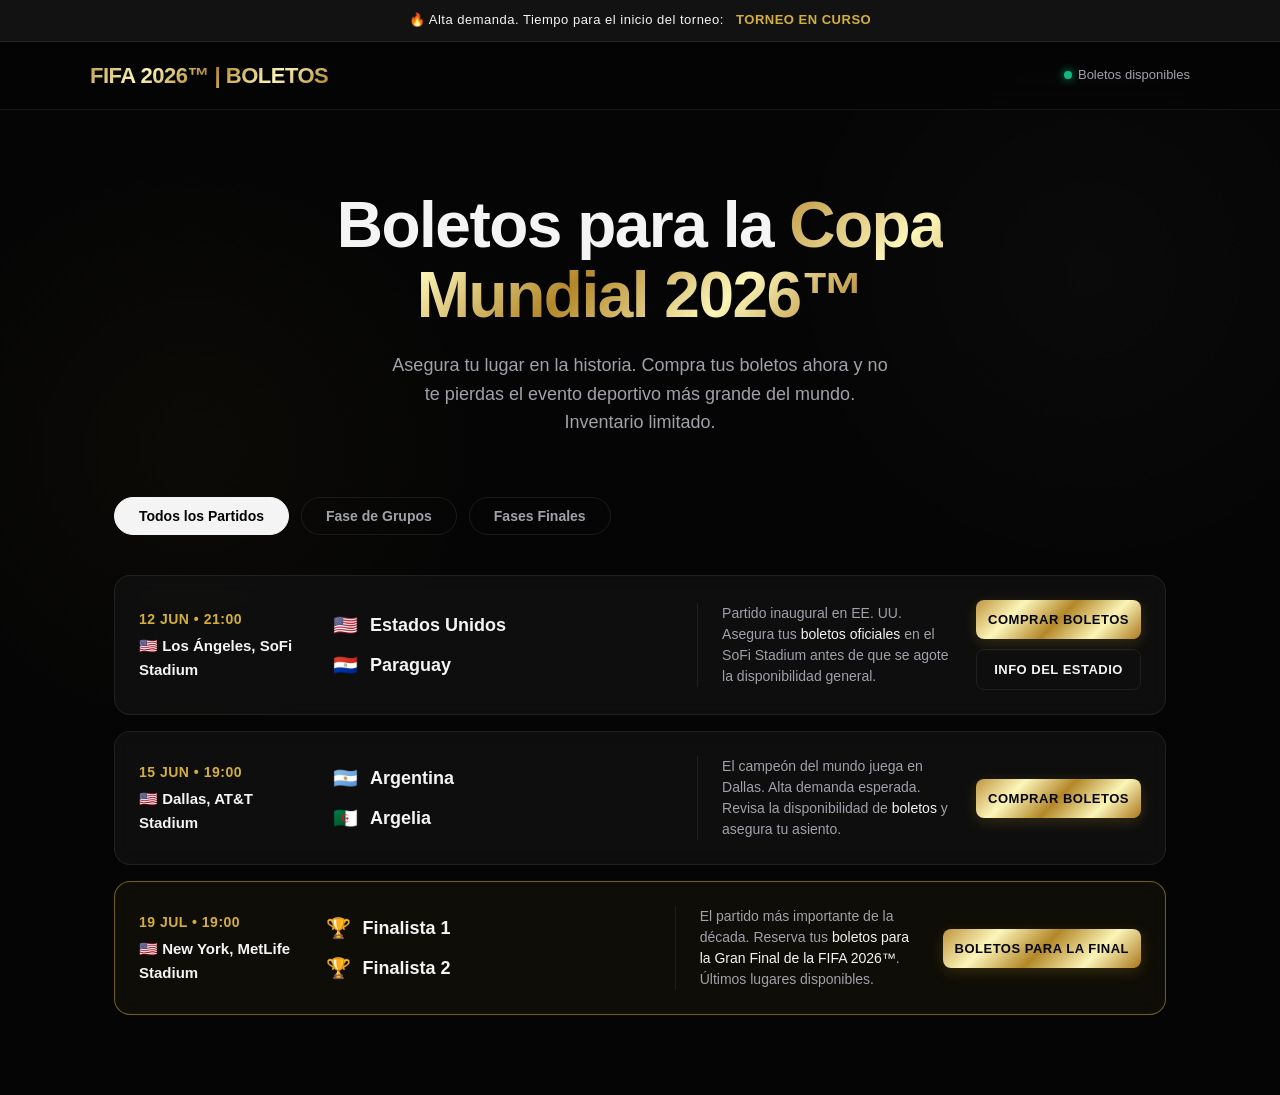
<file: index.html>
<!doctype html>
<html lang="es">
    <head>
        <meta charset="UTF-8" />
        <meta name="viewport" content="width=device-width, initial-scale=1.0" />
        <title>Boletos FIFA 2026 | Compra tus Entradas Oficiales</title>
        <meta
            name="description"
            content="Compra tus boletos para la Copa Mundial de la FIFA 2026™. Alta demanda: asegura tu lugar en los estadios de EE. UU., México y Canadá antes de que se agoten."
        />

        <script type="application/ld+json">
            [
                {
                    "@context": "https://schema.org",
                    "@type": "SportsEvent",
                    "name": "Estados Unidos vs Paraguay - Fase de Grupos",
                    "startDate": "2026-06-12T18:00:00-07:00",
                    "eventStatus": "https://schema.org/EventScheduled",
                    "location": {
                        "@type": "Place",
                        "name": "SoFi Stadium",
                        "address": {
                            "@type": "PostalAddress",
                            "addressLocality": "Los Ángeles"
                        }
                    },
                    "offers": {
                        "@type": "AggregateOffer",
                        "url": "https://boletosfifa.store/go/tickets?event=usa-par",
                        "priceCurrency": "USD",
                        "lowPrice": "150",
                        "highPrice": "1200",
                        "availability": "https://schema.org/InStock"
                    }
                },
                {
                    "@context": "https://schema.org",
                    "@type": "SportsEvent",
                    "name": "Gran Final de la Copa Mundial FIFA 2026",
                    "startDate": "2026-07-19T15:00:00-04:00",
                    "eventStatus": "https://schema.org/EventScheduled",
                    "location": {
                        "@type": "Place",
                        "name": "MetLife Stadium",
                        "address": {
                            "@type": "PostalAddress",
                            "addressLocality": "New York"
                        }
                    },
                    "offers": {
                        "@type": "AggregateOffer",
                        "url": "https://boletosfifa.store/go/tickets?event=worldcup-final",
                        "priceCurrency": "USD",
                        "lowPrice": "450",
                        "highPrice": "4500",
                        "availability": "https://schema.org/LimitedAvailability"
                    }
                }
            ]
        </script>

        <link rel="stylesheet" href="index.css" />
    </head>
    <body>
        <div class="premium-ticker">
            🔥 Alta demanda. Tiempo para el inicio del torneo:
            <span id="countdown">Calculando...</span>
        </div>

        <header>
            <div class="header-content">
                <div class="logo">FIFA 2026™ | Boletos</div>
                <div
                    style="
                        font-size: 13px;
                        color: var(--text-muted);
                        display: flex;
                        align-items: center;
                        gap: 6px;
                    "
                >
                    <div
                        style="
                            width: 8px;
                            height: 8px;
                            background: var(--emerald);
                            border-radius: 50%;
                            box-shadow: 0 0 10px var(--emerald);
                        "
                    ></div>
                    Boletos disponibles
                </div>
            </div>
        </header>

        <section class="hero">
            <h1>Boletos para la <span>Copa Mundial 2026™</span></h1>
            <p>
                Asegura tu lugar en la historia. Compra tus boletos ahora y no
                te pierdas el evento deportivo más grande del mundo. Inventario
                limitado.
            </p>
        </section>

        <div class="filters" role="tablist" aria-label="Filtros de partidos">
            <button
                class="tab active"
                role="tab"
                aria-selected="true"
                onclick="filter('all')"
            >
                Todos los Partidos
            </button>
            <button
                class="tab"
                role="tab"
                aria-selected="false"
                onclick="filter('grupos')"
            >
                Fase de Grupos
            </button>
            <button
                class="tab"
                role="tab"
                aria-selected="false"
                onclick="filter('playoffs')"
            >
                Fases Finales
            </button>
        </div>

        <main class="grid">
            <article class="card" data-stage="grupos">
                <div class="c-time">
                    <span class="c-date" data-utc="2026-06-12T21:00:00Z"
                        >12 Jun</span
                    >
                    <span class="c-venue">🇺🇸 Los Ángeles, SoFi Stadium</span>
                </div>
                <div class="c-teams">
                    <div class="team">
                        <span
                            class="flag"
                            role="img"
                            aria-label="Bandera de Estados Unidos"
                            >🇺🇸</span
                        >
                        Estados Unidos
                    </div>
                    <div class="team">
                        <span
                            class="flag"
                            role="img"
                            aria-label="Bandera de Paraguay"
                            >🇵🇾</span
                        >
                        Paraguay
                    </div>
                </div>
                <div class="c-text">
                    Partido inaugural en EE. UU. Asegura tus
                    <strong>boletos oficiales</strong> en el SoFi Stadium antes
                    de que se agote la disponibilidad general.
                </div>
                <div class="c-actions">
                    <button
                        class="btn btn-gold"
                        onclick="route('tickets', 'usa-par')"
                        aria-label="Comprar boletos para Estados Unidos vs Paraguay"
                    >
                        Comprar Boletos
                    </button>
                    <button
                        class="btn btn-outline"
                        onclick="route('info', 'usa-par')"
                        aria-label="Ver detalles del estadio para Estados Unidos vs Paraguay"
                    >
                        Info del Estadio
                    </button>
                </div>
            </article>

            <article class="card" data-stage="grupos">
                <div class="c-time">
                    <span class="c-date" data-utc="2026-06-15T19:00:00Z"
                        >15 Jun</span
                    >
                    <span class="c-venue">🇺🇸 Dallas, AT&T Stadium</span>
                </div>
                <div class="c-teams">
                    <div class="team">
                        <span
                            class="flag"
                            role="img"
                            aria-label="Bandera de Argentina"
                            >🇦🇷</span
                        >
                        Argentina
                    </div>
                    <div class="team">
                        <span
                            class="flag"
                            role="img"
                            aria-label="Bandera de Argelia"
                            >🇩🇿</span
                        >
                        Argelia
                    </div>
                </div>
                <div class="c-text">
                    El campeón del mundo juega en Dallas. Alta demanda esperada.
                    Revisa la disponibilidad de <strong>boletos</strong> y
                    asegura tu asiento.
                </div>
                <div class="c-actions">
                    <button
                        class="btn btn-gold"
                        onclick="route('tickets', 'arg-alg')"
                        aria-label="Comprar boletos para Argentina vs Argelia"
                    >
                        Comprar Boletos
                    </button>
                </div>
            </article>

            <article
                class="card"
                data-stage="playoffs"
                style="
                    border-color: rgba(212, 175, 55, 0.5);
                    background: rgba(30, 25, 10, 0.4);
                "
            >
                <div class="c-time">
                    <span class="c-date" data-utc="2026-07-19T19:00:00Z"
                        >19 Jul</span
                    >
                    <span class="c-venue">🇺🇸 New York, MetLife Stadium</span>
                </div>
                <div class="c-teams">
                    <div class="team">
                        <span class="flag" role="img" aria-label="Trofeo"
                            >🏆</span
                        >
                        Finalista 1
                    </div>
                    <div class="team">
                        <span class="flag" role="img" aria-label="Trofeo"
                            >🏆</span
                        >
                        Finalista 2
                    </div>
                </div>
                <div class="c-text">
                    El partido más importante de la década. Reserva tus
                    <strong>boletos para la Gran Final de la FIFA 2026™</strong
                    >. Últimos lugares disponibles.
                </div>
                <div class="c-actions">
                    <button
                        class="btn btn-gold"
                        onclick="route('tickets', 'final')"
                        aria-label="Comprar boletos para la Gran Final"
                    >
                        Boletos para la Final
                    </button>
                </div>
            </article>
        </main>

        <script>
            document.addEventListener("DOMContentLoaded", () => {
                const timeElements = document.querySelectorAll("[data-utc]");
                const dateFormatter = new Intl.DateTimeFormat("es-ES", {
                    month: "short",
                    day: "numeric",
                    hour: "2-digit",
                    minute: "2-digit",
                });

                timeElements.forEach((el) => {
                    const date = new Date(el.dataset.utc);
                    el.textContent = dateFormatter
                        .format(date)
                        .replace(",", " •");
                });

                startCountdown();
            });

            function filter(stage) {
                document
                    .querySelectorAll(".tab")
                    .forEach((t) => t.classList.remove("active"));
                event.target.classList.add("active");

                document.querySelectorAll(".card").forEach((card) => {
                    if (stage === "all" || card.dataset.stage === stage) {
                        card.style.display = "grid";
                        card.style.animation = "fadeUp 0.4s ease forwards";
                    } else {
                        card.style.display = "none";
                    }
                });
            }

            function route(action, id) {
                if (action === "tickets") {
                    window.location.href =
                        "https://www.ticketmaster.com/2026-world-cup-tickets/artist/4067734";
                } else {
                    window.location.href = "/go/venue/" + id;
                }
            }

            function startCountdown() {
                const targetDate = new Date("2026-06-12T21:00:00Z").getTime();
                const ticker = document.getElementById("countdown");

                setInterval(() => {
                    const now = new Date().getTime();
                    const distance = targetDate - now;

                    if (distance < 0) {
                        ticker.textContent = "TORNEO EN CURSO";
                        return;
                    }

                    const d = Math.floor(distance / (1000 * 60 * 60 * 24));
                    const h = Math.floor(
                        (distance % (1000 * 60 * 60 * 24)) / (1000 * 60 * 60),
                    );
                    const m = Math.floor(
                        (distance % (1000 * 60 * 60)) / (1000 * 60),
                    );
                    const s = Math.floor((distance % (1000 * 60)) / 1000);

                    ticker.textContent = `${d}d ${h.toString().padStart(2, "0")}h ${m.toString().padStart(2, "0")}m ${s.toString().padStart(2, "0")}s`;
                }, 1000);
            }
        </script>
    </body>
</html>
</file>
<file: index.css>
:root {
                --obsidian: #050505;
                --charcoal: #121212;
                --gold-gradient: linear-gradient(
                    135deg,
                    #bf953f,
                    #fcf6ba,
                    #b38728,
                    #fbf5b7,
                    #aa771c
                );
                --gold-solid: #d4af37;
                --text-main: #f4f4f5;
                --text-muted: #a1a1aa;
                --glass-bg: rgba(20, 20, 20, 0.6);
                --glass-border: rgba(255, 255, 255, 0.08);
                --emerald: #10b981;
            }

            * {
                box-sizing: border-box;
                margin: 0;
                padding: 0;
            }

            body {
                background-color: var(--obsidian);
                color: var(--text-main);
                font-family:
                    -apple-system, BlinkMacSystemFont, "SF Pro Display",
                    "Segoe UI", Roboto, Helvetica, Arial, sans-serif;
                -webkit-font-smoothing: antialiased;
                line-height: 1.6;
                background-image:
                    radial-gradient(
                        circle at 15% 50%,
                        rgba(212, 175, 55, 0.03),
                        transparent 25%
                    ),
                    radial-gradient(
                        circle at 85% 30%,
                        rgba(255, 255, 255, 0.02),
                        transparent 25%
                    );
                background-attachment: fixed;
            }

            header {
                position: sticky;
                top: 0;
                z-index: 100;
                background: rgba(5, 5, 5, 0.7);
                backdrop-filter: blur(16px);
                -webkit-backdrop-filter: blur(16px);
                border-bottom: 1px solid var(--glass-border);
                padding: 16px 24px;
            }

            .header-content {
                max-width: 1100px;
                margin: 0 auto;
                display: flex;
                justify-content: space-between;
                align-items: center;
            }

            .logo {
                font-size: 22px;
                font-weight: 800;
                letter-spacing: -0.5px;
                background: var(--gold-gradient);
                -webkit-background-clip: text;
                -webkit-text-fill-color: transparent;
                text-transform: uppercase;
            }

            .premium-ticker {
                background: var(--charcoal);
                border-bottom: 1px solid var(--glass-border);
                padding: 10px 24px;
                text-align: center;
                font-size: 13px;
                font-weight: 500;
                letter-spacing: 0.5px;
            }
            .premium-ticker span {
                color: var(--gold-solid);
                font-weight: 700;
                margin-left: 8px;
                font-variant-numeric: tabular-nums;
            }

            .hero {
                max-width: 800px;
                margin: 80px auto 60px;
                text-align: center;
                padding: 0 24px;
                animation: fadeUp 0.8s cubic-bezier(0.16, 1, 0.3, 1) forwards;
            }

            .hero h1 {
                font-size: clamp(40px, 5vw, 64px);
                font-weight: 800;
                line-height: 1.1;
                letter-spacing: -1.5px;
                margin-bottom: 20px;
            }

            .hero h1 span {
                background: var(--gold-gradient);
                -webkit-background-clip: text;
                -webkit-text-fill-color: transparent;
            }

            .hero p {
                font-size: 18px;
                color: var(--text-muted);
                max-width: 500px;
                margin: 0 auto;
                font-weight: 400;
            }

            /* Фильтры */
            .filters {
                max-width: 1100px;
                margin: 0 auto 40px;
                padding: 0 24px;
                display: flex;
                gap: 12px;
                overflow-x: auto;
                scrollbar-width: none;
            }
            .filters::-webkit-scrollbar {
                display: none;
            }

            .tab {
                background: transparent;
                color: var(--text-muted);
                border: 1px solid var(--glass-border);
                border-radius: 30px;
                padding: 10px 24px;
                font-size: 14px;
                font-weight: 600;
                cursor: pointer;
                transition: all 0.3s ease;
                white-space: nowrap;
            }
            .tab:hover {
                border-color: rgba(212, 175, 55, 0.4);
                color: var(--text-main);
            }
            .tab.active {
                background: var(--text-main);
                color: var(--obsidian);
                border-color: var(--text-main);
            }

            .grid {
                max-width: 1100px;
                margin: 0 auto 80px;
                padding: 0 24px;
                display: flex;
                flex-direction: column;
                gap: 16px;
            }

            .card {
                background: var(--glass-bg);
                backdrop-filter: blur(10px);
                -webkit-backdrop-filter: blur(10px);
                border: 1px solid var(--glass-border);
                border-radius: 16px;
                padding: 24px;
                display: grid;
                grid-template-columns: 1fr 2fr 1.5fr auto;
                gap: 24px;
                align-items: center;
                transition:
                    transform 0.3s ease,
                    border-color 0.3s ease,
                    box-shadow 0.3s ease;
            }

            .card:hover {
                transform: translateY(-2px);
                border-color: rgba(212, 175, 55, 0.3);
                box-shadow: 0 10px 40px -10px rgba(0, 0, 0, 0.5);
            }

            .c-time {
                display: flex;
                flex-direction: column;
                gap: 4px;
            }
            .c-date {
                font-size: 14px;
                font-weight: 700;
                color: var(--gold-solid);
                text-transform: uppercase;
                letter-spacing: 0.5px;
            }
            .c-venue {
                font-size: 15px;
                font-weight: 600;
                color: var(--text-main);
            }

            .c-teams {
                display: flex;
                flex-direction: column;
                gap: 8px;
            }
            .team {
                display: flex;
                align-items: center;
                gap: 12px;
                font-size: 18px;
                font-weight: 600;
            }
            .flag {
                font-size: 20px;
            }

            .c-text {
                font-size: 14px;
                color: var(--text-muted);
                line-height: 1.5;
                border-left: 1px solid var(--glass-border);
                padding-left: 24px;
            }
            .c-text strong {
                color: var(--text-main);
                font-weight: 500;
            }

            .c-actions {
                display: flex;
                flex-direction: column;
                gap: 10px;
                min-width: 160px;
            }

            .btn {
                width: 100%;
                padding: 12px;
                border-radius: 8px;
                font-size: 13px;
                font-weight: 700;
                text-transform: uppercase;
                letter-spacing: 0.5px;
                cursor: pointer;
                border: none;
                transition: all 0.3s ease;
                text-align: center;
            }

            .btn-gold {
                background: var(--gold-gradient);
                color: var(--obsidian);
                box-shadow: 0 4px 15px rgba(212, 175, 55, 0.2);
            }
            .btn-gold:hover {
                transform: scale(1.02);
                box-shadow: 0 6px 20px rgba(212, 175, 55, 0.4);
            }

            .btn-outline {
                background: transparent;
                color: var(--text-main);
                border: 1px solid var(--glass-border);
            }
            .btn-outline:hover {
                background: rgba(255, 255, 255, 0.05);
                border-color: rgba(255, 255, 255, 0.2);
            }

            @keyframes fadeUp {
                from {
                    opacity: 0;
                    transform: translateY(20px);
                }
                to {
                    opacity: 1;
                    transform: translateY(0);
                }
            }

            @media (max-width: 992px) {
                .card {
                    grid-template-columns: 1fr 1.5fr auto;
                }
                .c-text {
                    display: none;
                }
            }

            @media (max-width: 768px) {
                .card {
                    grid-template-columns: 1fr;
                    text-align: center;
                    gap: 16px;
                    padding: 20px;
                }
                .c-text {
                    display: block;
                    border-left: none;
                    padding-left: 0;
                    border-top: 1px solid var(--glass-border);
                    padding-top: 16px;
                }
                .c-actions {
                    min-width: 100%;
                }
                .hero h1 {
                    font-size: 36px;
                }
                .team {
                    justify-content: center;
                }
            }
</file>
